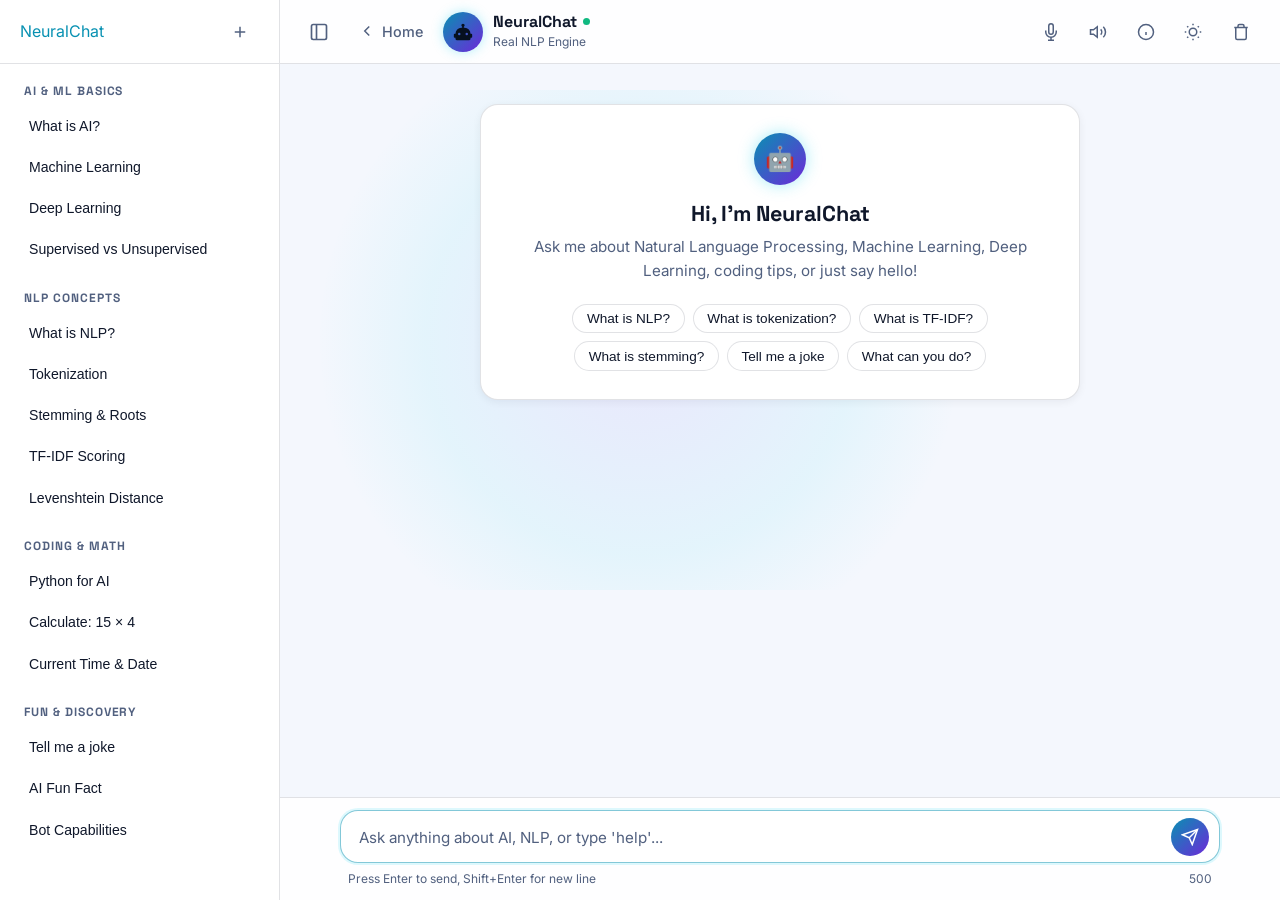
<file: chat.html>
<!DOCTYPE html>
<html lang="en" data-theme="dark">
<head>
  <meta charset="UTF-8" />
  <meta name="viewport" content="width=device-width, initial-scale=1.0, viewport-fit=cover" />
  <meta name="description" content="Chat with NeuralChat – An AI companion demonstrating NLP tokenization, stemming, TF-IDF, and fuzzy matching." />
  <meta name="theme-color" content="#070B1A" />
  <title>Chat with NeuralChat – AI Chatbot</title>

  <!-- Instant Theme Execution (Prevents Flash of Wrong Theme) -->
  <script>
    (function() {
      try {
        var params = new URLSearchParams(window.location.search);
        var urlTheme = params.get('theme');
        if (urlTheme === 'dark' || urlTheme === 'light') {
          localStorage.setItem('neuralchat_theme', urlTheme);
          document.documentElement.setAttribute('data-theme', urlTheme);
          return;
        }
        var saved = localStorage.getItem('neuralchat_theme');
        var theme = saved || (window.matchMedia('(prefers-color-scheme: dark)').matches ? 'dark' : 'light');
        document.documentElement.setAttribute('data-theme', theme);
      } catch (e) {}
    })();
  </script>

  <!-- Google Fonts -->
  <link rel="preconnect" href="https://fonts.googleapis.com" />
  <link rel="preconnect" href="https://fonts.gstatic.com" crossorigin />
  <link href="https://fonts.googleapis.com/css2?family=Inter:wght@300;400;500;600;700&family=Space+Grotesk:wght@400;500;600;700&display=swap" rel="stylesheet" />

  <!-- CSS Architecture -->
  <link rel="stylesheet" href="css/tokens.css" />
  <link rel="stylesheet" href="css/base.css" />
  <link rel="stylesheet" href="css/chat.css" />

  <!-- Chat Bootstrap Module -->
  <script type="module" src="js/chat.js"></script>
</head>
<body>
  <!-- Accessible Skip Link -->
  <a href="#chat-messages" class="skip-link">Skip to conversation</a>

  <div class="chat-app" role="application" aria-label="NeuralChat AI Interface">
    <!-- Desktop Collapsible Sidebar -->
    <aside id="chat-sidebar" class="chat-sidebar" aria-label="Suggested Topics and Navigation">
      <div class="sidebar-header">
        <a href="index.html" class="brand" aria-label="NeuralChat Home">
          <span class="brand__orb" aria-hidden="true"></span>
          <span>NeuralChat</span>
        </a>
        <button id="new-chat-btn" class="icon-btn" title="New Chat" aria-label="Start a new chat session">
          <svg width="18" height="18" viewBox="0 0 24 24" fill="none" stroke="currentColor" stroke-width="2" aria-hidden="true">
            <line x1="12" y1="5" x2="12" y2="19"></line>
            <line x1="5" y1="12" x2="19" y2="12"></line>
          </svg>
        </button>
      </div>

      <div class="sidebar-content">
        <!-- Category: AI Basics -->
        <section aria-labelledby="cat-ai">
          <h2 id="cat-ai" class="sidebar-category-title">AI & ML Basics</h2>
          <div class="topic-list">
            <button class="topic-btn" type="button" data-query="What is artificial intelligence?">What is AI?</button>
            <button class="topic-btn" type="button" data-query="What is machine learning?">Machine Learning</button>
            <button class="topic-btn" type="button" data-query="Explain deep learning">Deep Learning</button>
            <button class="topic-btn" type="button" data-query="Supervised vs unsupervised learning">Supervised vs Unsupervised</button>
          </div>
        </section>

        <!-- Category: NLP Concepts -->
        <section aria-labelledby="cat-nlp">
          <h2 id="cat-nlp" class="sidebar-category-title">NLP Concepts</h2>
          <div class="topic-list">
            <button class="topic-btn" type="button" data-query="What is natural language processing?">What is NLP?</button>
            <button class="topic-btn" type="button" data-query="What is tokenization?">Tokenization</button>
            <button class="topic-btn" type="button" data-query="What is stemming?">Stemming & Roots</button>
            <button class="topic-btn" type="button" data-query="What is TF-IDF?">TF-IDF Scoring</button>
            <button class="topic-btn" type="button" data-query="What is Levenshtein distance?">Levenshtein Distance</button>
          </div>
        </section>

        <!-- Category: Coding & Math -->
        <section aria-labelledby="cat-code">
          <h2 id="cat-code" class="sidebar-category-title">Coding & Math</h2>
          <div class="topic-list">
            <button class="topic-btn" type="button" data-query="Why is Python popular for AI?">Python for AI</button>
            <button class="topic-btn" type="button" data-query="What is 15 * 4?">Calculate: 15 × 4</button>
            <button class="topic-btn" type="button" data-query="What is the current time?">Current Time & Date</button>
          </div>
        </section>

        <!-- Category: Fun -->
        <section aria-labelledby="cat-fun">
          <h2 id="cat-fun" class="sidebar-category-title">Fun & Discovery</h2>
          <div class="topic-list">
            <button class="topic-btn" type="button" data-query="Tell me a joke">Tell me a joke</button>
            <button class="topic-btn" type="button" data-query="Tell me a fun AI fact">AI Fun Fact</button>
            <button class="topic-btn" type="button" data-query="What can you do?">Bot Capabilities</button>
          </div>
        </section>
      </div>
    </aside>

    <!-- Main Chat Workspace -->
    <main class="chat-main">
      <!-- Chat Header -->
      <header class="chat-header" role="banner">
        <div class="header-left">
          <button id="sidebar-toggle-btn" class="icon-btn sidebar-toggle-btn" aria-label="Toggle sidebar" aria-expanded="true" title="Toggle sidebar">
            <svg width="20" height="20" viewBox="0 0 24 24" fill="none" stroke="currentColor" stroke-width="2" aria-hidden="true">
              <rect x="3" y="3" width="18" height="18" rx="2" ry="2"></rect>
              <line x1="9" y1="3" x2="9" y2="21"></line>
            </svg>
          </button>

          <a href="index.html" class="back-home-link" aria-label="Back to landing page">
            <svg width="18" height="18" viewBox="0 0 24 24" fill="none" stroke="currentColor" stroke-width="2" aria-hidden="true">
              <polyline points="15 18 9 12 15 6"></polyline>
            </svg>
            <span>Home</span>
          </a>

          <!-- Animated Orb Avatar (CSS Only, pulses while thinking) -->
          <div id="header-avatar" class="header-avatar" aria-hidden="true">
            <svg width="20" height="20" viewBox="0 0 24 24" fill="currentColor">
              <path d="M12 2a2 2 0 0 1 2 2c0 .74-.4 1.39-1 1.73V7h1a7 7 0 0 1 7 7h1a1 1 0 0 1 1 1v3a1 1 0 0 1-1 1h-1v1a2 2 0 0 1-2 2H5a2 2 0 0 1-2-2v-1H2a1 1 0 0 1-1-1v-3a1 1 0 0 1 1-1h1a7 7 0 0 1 7-7h1V5.73c-.6-.34-1-.99-1-1.73a2 2 0 0 1 2-2zM7.5 13a1.5 1.5 0 1 0 0 3 1.5 1.5 0 0 0 0-3zm9 0a1.5 1.5 0 1 0 0 3 1.5 1.5 0 0 0 0-3z"/>
            </svg>
          </div>

          <div class="header-bot-info">
            <h1 class="header-bot-title">
              NeuralChat
              <span class="online-badge" title="Online"></span>
            </h1>
            <span class="header-bot-status">Real NLP Engine</span>
          </div>
        </div>

        <div class="header-right">
          <!-- Voice Input Button -->
          <button id="voice-btn" class="icon-btn" aria-label="Toggle voice input" aria-pressed="false" title="Voice Input" hidden>
            <svg width="18" height="18" viewBox="0 0 24 24" fill="none" stroke="currentColor" stroke-width="2" aria-hidden="true">
              <path d="M12 1a3 3 0 0 0-3 3v8a3 3 0 0 0 6 0V4a3 3 0 0 0-3-3z"></path>
              <path d="M19 10v2a7 7 0 0 1-14 0v-2"></path>
              <line x1="12" y1="19" x2="12" y2="23"></line>
              <line x1="8" y1="23" x2="16" y2="23"></line>
            </svg>
          </button>

          <!-- Text-to-Speech (TTS) Toggle -->
          <button id="tts-btn" class="icon-btn" aria-label="Toggle text-to-speech audio" aria-pressed="false" title="Text-to-Speech">
            <svg width="18" height="18" viewBox="0 0 24 24" fill="none" stroke="currentColor" stroke-width="2" aria-hidden="true">
              <polygon points="11 5 6 9 2 9 2 15 6 15 11 19 11 5"></polygon>
              <path d="M19.07 4.93a10 10 0 0 1 0 14.14M15.54 8.46a5 5 0 0 1 0 7.07"></path>
            </svg>
          </button>

          <!-- NLP Insights Toggle -->
          <button id="insights-btn" class="icon-btn" aria-label="Toggle NLP analysis insights" aria-pressed="false" title="NLP Insights">
            <svg width="18" height="18" viewBox="0 0 24 24" fill="none" stroke="currentColor" stroke-width="2" aria-hidden="true">
              <circle cx="12" cy="12" r="10"></circle>
              <line x1="12" y1="16" x2="12" y2="12"></line>
              <line x1="12" y1="8" x2="12.01" y2="8"></line>
            </svg>
          </button>

          <!-- Theme Toggle -->
          <button id="theme-btn" class="icon-btn" aria-label="Toggle light or dark theme" title="Toggle theme">
            <svg width="18" height="18" viewBox="0 0 24 24" fill="none" stroke="currentColor" stroke-width="2" aria-hidden="true">
              <circle cx="12" cy="12" r="5"></circle>
              <line x1="12" y1="1" x2="12" y2="3"></line>
              <line x1="12" y1="21" x2="12" y2="23"></line>
              <line x1="4.22" y1="4.22" x2="5.64" y2="5.64"></line>
              <line x1="18.36" y1="18.36" x2="19.78" y2="19.78"></line>
              <line x1="1" y1="12" x2="3" y2="12"></line>
              <line x1="21" y1="12" x2="23" y2="12"></line>
              <line x1="4.22" y1="19.78" x2="5.64" y2="18.36"></line>
              <line x1="18.36" y1="5.64" x2="19.78" y2="4.22"></line>
            </svg>
          </button>

          <!-- Clear Conversation Button -->
          <button id="clear-btn" class="icon-btn" aria-label="Clear chat history" title="Clear conversation">
            <svg width="18" height="18" viewBox="0 0 24 24" fill="none" stroke="currentColor" stroke-width="2" aria-hidden="true">
              <polyline points="3 6 5 6 21 6"></polyline>
              <path d="M19 6v14a2 2 0 0 1-2 2H7a2 2 0 0 1-2-2V6m3 0V4a2 2 0 0 1 2-2h4a2 2 0 0 1 2 2v2"></path>
            </svg>
          </button>
        </div>
      </header>

      <!-- NLP Insights Floating Panel -->
      <aside id="insights-panel" class="insights-panel is-hidden" aria-label="Live NLP Engine Insights">
        <div class="insights-title">
          <span>NLP Pipeline Inspector</span>
          <button id="insights-close-btn" class="icon-btn" style="width:24px;height:24px;" aria-label="Close insights">✕</button>
        </div>
        <div class="insight-row">
          <span class="insight-label">Matched Intent:</span>
          <span id="insight-intent" class="insight-val">—</span>
        </div>
        <div class="insight-row">
          <span class="insight-label">Confidence:</span>
          <span id="insight-confidence" class="insight-val">—</span>
        </div>
        <div class="insight-row">
          <span class="insight-label">Stemmed Tokens:</span>
          <span id="insight-tokens" class="insight-val">—</span>
        </div>
        <div class="insight-row">
          <span class="insight-label">Scoring Method:</span>
          <span id="insight-method" class="insight-val">—</span>
        </div>
      </aside>

      <!-- Messages Region (Accessible Live Region) -->
      <section id="chat-messages" class="chat-messages" aria-live="polite" aria-atomic="false" aria-label="Chat messages history">
        <!-- Rendered dynamically -->
      </section>

      <!-- Scroll to bottom button -->
      <button id="scroll-bottom-btn" class="scroll-bottom-btn" aria-label="Scroll to latest messages" title="Scroll to bottom" hidden>
        <svg width="18" height="18" viewBox="0 0 24 24" fill="none" stroke="currentColor" stroke-width="2" aria-hidden="true">
          <polyline points="6 9 12 15 18 9"></polyline>
        </svg>
      </button>

      <!-- Suggestion Chips Container -->
      <nav id="chips-container" class="chips-container" aria-label="Suggested follow-up questions"></nav>

      <!-- Sticky Input Bar -->
      <div class="chat-input-wrapper">
        <form id="chat-form" class="chat-input-container">
          <label for="chat-input" class="sr-only" style="position:absolute;width:1px;height:1px;overflow:hidden;">Type your message</label>
          <textarea
            id="chat-input"
            class="chat-input"
            rows="1"
            placeholder="Ask anything about AI, NLP, or type 'help'..."
            maxlength="500"
            aria-label="Your message"
          ></textarea>
          <button type="submit" id="send-btn" class="send-btn" aria-label="Send message" title="Send (Enter)">
            <svg width="18" height="18" viewBox="0 0 24 24" fill="none" stroke="currentColor" stroke-width="2" aria-hidden="true">
              <line x1="22" y1="2" x2="11" y2="13"></line>
              <polygon points="22 2 15 22 11 13 2 9 22 2"></polygon>
            </svg>
          </button>
        </form>
        <div class="input-footer">
          <span>Press Enter to send, Shift+Enter for new line</span>
          <span id="char-count">500</span>
        </div>
      </div>
    </main>
  </div>
</body>
</html>
</file>
<file: css/tokens.css>
/**
 * tokens.css – NeuralChat Unified Design Tokens
 * 
 * Strict Single-Source Color System:
 * - Dark theme is default in :root
 * - Light theme overrides under [data-theme="light"]
 * - All components across landing page and chat page reference these variables.
 */

:root {
  /* ── COLOR TOKENS (DARK DEFAULT) ── */
  --bg: #070B1A;
  --bg-elev: #0F1730;
  --panel: #0C1228;
  --panel-glass: rgba(12, 18, 40, 0.75);
  --border: rgba(255, 255, 255, 0.10);
  --border-focus: rgba(34, 211, 238, 0.50);
  --text: #F2F6FF;
  --text-muted: #9AA8C7;
  
  --primary: #22D3EE;
  --secondary: #8B5CF6;
  --accent: #F472B6;
  
  --user-bubble: linear-gradient(135deg, #22D3EE, #8B5CF6);
  --user-text: #06101F;
  --bot-bubble: #16213F;
  --bot-border: rgba(255, 255, 255, 0.08);

  /* Functional Status */
  --success: #10B981;
  --warning: #F59E0B;
  --danger: #EF4444;

  /* ── TYPOGRAPHY ── */
  --font-display: 'Space Grotesk', -apple-system, BlinkMacSystemFont, 'Segoe UI', Roboto, sans-serif;
  --font-body: 'Inter', -apple-system, BlinkMacSystemFont, 'Segoe UI', Roboto, sans-serif;
  --font-mono: 'JetBrains Mono', 'Fira Code', Consolas, monospace;
  --font-emoji: 'Apple Color Emoji', 'Segoe UI Emoji', 'Segoe UI Symbol', 'Noto Color Emoji';

  /* ── SHADOWS ── */
  --shadow-sm: 0 2px 8px rgba(0, 0, 0, 0.25);
  --shadow-md: 0 8px 24px rgba(0, 0, 0, 0.35);
  --shadow-lg: 0 16px 40px rgba(0, 0, 0, 0.45);
  --shadow-glow: 0 0 24px rgba(34, 211, 238, 0.25);

  /* ── RADII ── */
  --radius-xs: 4px;
  --radius-sm: 8px;
  --radius-md: 12px;
  --radius-lg: 18px;
  --radius-full: 9999px;

  /* ── TRANSITIONS ── */
  --transition-fast: 150ms cubic-bezier(0.4, 0, 0.2, 1);
  --transition-normal: 250ms cubic-bezier(0.4, 0, 0.2, 1);
  --transition-smooth: 400ms cubic-bezier(0.16, 1, 0.3, 1);

  /* ── SPACING & SIZING ── */
  --header-height: 64px;
  --max-content-width: 1200px;
  --chat-max-width: 880px;
}

/* ── LIGHT THEME OVERRIDES ── */
[data-theme="light"] {
  --bg: #F4F7FD;
  --bg-elev: #FFFFFF;
  --panel: #FFFFFF;
  --panel-glass: rgba(255, 255, 255, 0.85);
  --border: rgba(15, 23, 42, 0.12);
  --border-focus: rgba(8, 145, 178, 0.50);
  --text: #0F172A;
  --text-muted: #51607F;

  --primary: #0891B2;
  --secondary: #6D28D9;
  --accent: #DB2777;

  --user-bubble: linear-gradient(135deg, #0891B2, #6D28D9);
  --user-text: #FFFFFF;
  --bot-bubble: #E8EEFB;
  --bot-border: rgba(15, 23, 42, 0.08);

  --shadow-sm: 0 2px 8px rgba(15, 23, 42, 0.06);
  --shadow-md: 0 8px 24px rgba(15, 23, 42, 0.08);
  --shadow-lg: 0 16px 40px rgba(15, 23, 42, 0.12);
  --shadow-glow: 0 0 20px rgba(8, 145, 178, 0.18);
}
</file>
<file: css/base.css>
/**
 * base.css – Global Reset, Typography, Accessibility, & Shared Elements
 */

*, *::before, *::after {
  box-sizing: border-box;
  margin: 0;
  padding: 0;
}

html {
  font-size: 16px;
  scroll-behavior: smooth;
  -webkit-text-size-adjust: 100%;
}

body {
  background-color: var(--bg);
  color: var(--text);
  font-family: var(--font-body), var(--font-emoji);
  font-size: 1rem;
  line-height: 1.6;
  min-height: 100vh;
  transition: background-color var(--transition-normal), color var(--transition-normal);
  text-rendering: optimizeLegibility;
  -webkit-font-smoothing: antialiased;
  -moz-osx-font-smoothing: grayscale;
}

/* ── ACCESSIBILITY: SKIP LINK & FOCUS RINGS ── */
.skip-link {
  position: absolute;
  top: -100px;
  left: 1rem;
  background: var(--primary);
  color: #06101F;
  font-weight: 600;
  padding: 0.75rem 1.25rem;
  border-radius: var(--radius-sm);
  z-index: 10000;
  text-decoration: none;
  transition: top var(--transition-fast);
}

.skip-link:focus {
  top: 1rem;
  outline: 3px solid var(--text);
  outline-offset: 2px;
}

:focus-visible {
  outline: 2px solid var(--primary);
  outline-offset: 3px;
}

/* ── TYPOGRAPHY ── */
h1, h2, h3, h4, h5, h6 {
  font-family: var(--font-display), var(--font-emoji);
  font-weight: 700;
  line-height: 1.2;
  color: var(--text);
}

p {
  color: var(--text-muted);
}

a {
  color: var(--primary);
  text-decoration: none;
  transition: color var(--transition-fast);
}

a:hover {
  text-decoration: underline;
}

code, kbd, samp, pre {
  font-family: var(--font-mono);
}

/* ── SCROLLBAR ── */
::-webkit-scrollbar {
  width: 8px;
  height: 8px;
}

::-webkit-scrollbar-track {
  background: transparent;
}

::-webkit-scrollbar-thumb {
  background: var(--border);
  border-radius: var(--radius-full);
}

::-webkit-scrollbar-thumb:hover {
  background: var(--text-muted);
}

/* ── SHARED BUTTONS ── */
.btn {
  display: inline-flex;
  align-items: center;
  justify-content: center;
  gap: 0.5rem;
  padding: 0.75rem 1.5rem;
  font-family: var(--font-display);
  font-size: 0.95rem;
  font-weight: 600;
  border-radius: var(--radius-full);
  border: 1px solid transparent;
  cursor: pointer;
  text-decoration: none;
  transition: transform var(--transition-fast), box-shadow var(--transition-fast), background var(--transition-fast), border-color var(--transition-fast);
  white-space: nowrap;
  user-select: none;
}

.btn:active {
  transform: scale(0.98);
}

.btn--primary {
  background: var(--user-bubble);
  color: var(--user-text);
  box-shadow: var(--shadow-sm);
}

.btn--primary:hover {
  transform: translateY(-2px);
  box-shadow: var(--shadow-glow);
  text-decoration: none;
}

.btn--ghost {
  background: var(--panel-glass);
  backdrop-filter: blur(12px);
  -webkit-backdrop-filter: blur(12px);
  color: var(--text);
  border-color: var(--border);
}

.btn--ghost:hover {
  background: var(--bg-elev);
  border-color: var(--primary);
  color: var(--text);
  transform: translateY(-2px);
  text-decoration: none;
}

.icon-btn {
  display: inline-flex;
  align-items: center;
  justify-content: center;
  width: 38px;
  height: 38px;
  border-radius: var(--radius-sm);
  background: transparent;
  border: 1px solid transparent;
  color: var(--text-muted);
  cursor: pointer;
  transition: all var(--transition-fast);
}

.icon-btn:hover {
  background: var(--bg-elev);
  color: var(--text);
  border-color: var(--border);
}

.icon-btn[aria-pressed="true"] {
  color: var(--primary);
  background: var(--bg-elev);
  border-color: var(--border-focus);
}

/* ── PREFERS REDUCED MOTION ── */
@media (prefers-reduced-motion: reduce) {
  *, *::before, *::after {
    animation-duration: 0.01ms !important;
    animation-iteration-count: 1 !important;
    transition-duration: 0.01ms !important;
    scroll-behavior: auto !important;
  }
}
</file>
<file: css/chat.css>
/**
 * chat.css – Dedicated Chatbot Page Styles (chat.html)
 */

/* ── APP LAYOUT (100dvh) ── */
.chat-app {
  display: flex;
  height: 100vh;
  height: 100dvh;
  overflow: hidden;
  background-color: var(--bg);
  position: relative;
}

/* Subtle static radial glow background (<=12% opacity) */
.chat-app::before {
  content: '';
  position: absolute;
  top: 10%;
  left: 50%;
  transform: translateX(-50%);
  width: 700px;
  height: 500px;
  background: radial-gradient(circle, rgba(139, 92, 246, 0.10) 0%, rgba(34, 211, 238, 0.08) 50%, transparent 75%);
  pointer-events: none;
  z-index: 0;
}

/* ── SIDEBAR (DESKTOP COLLAPSIBLE) ── */
.chat-sidebar {
  width: 280px;
  background: var(--bg-elev);
  border-right: 1px solid var(--border);
  display: flex;
  flex-direction: column;
  z-index: 20;
  transition: transform var(--transition-normal), width var(--transition-normal);
  flex-shrink: 0;
}

.chat-sidebar.is-collapsed {
  transform: translateX(-100%);
  width: 0;
  overflow: hidden;
  border-right: none;
}

.sidebar-header {
  height: var(--header-height);
  padding: 0 1.25rem;
  display: flex;
  align-items: center;
  justify-content: space-between;
  border-bottom: 1px solid var(--border);
}

.sidebar-content {
  flex: 1;
  overflow-y: auto;
  padding: 1.25rem 1rem;
  display: flex;
  flex-direction: column;
  gap: 1.5rem;
}

.sidebar-category-title {
  font-family: var(--font-display);
  font-size: 0.75rem;
  font-weight: 700;
  text-transform: uppercase;
  letter-spacing: 0.08em;
  color: var(--text-muted);
  margin-bottom: 0.6rem;
  padding-left: 0.5rem;
}

.topic-list {
  display: flex;
  flex-direction: column;
  gap: 0.35rem;
}

.topic-btn {
  background: transparent;
  border: 1px solid transparent;
  color: var(--text);
  text-align: left;
  padding: 0.55rem 0.75rem;
  border-radius: var(--radius-sm);
  font-size: 0.88rem;
  cursor: pointer;
  transition: all var(--transition-fast);
  width: 100%;
}

.topic-btn:hover {
  background: var(--panel);
  border-color: var(--border);
  color: var(--primary);
}

/* ── MAIN CHAT VIEW ── */
.chat-main {
  flex: 1;
  display: flex;
  flex-direction: column;
  height: 100%;
  position: relative;
  z-index: 10;
  min-width: 0;
}

/* ── CHAT HEADER ── */
.chat-header {
  height: var(--header-height);
  background: var(--panel-glass);
  backdrop-filter: blur(16px);
  -webkit-backdrop-filter: blur(16px);
  border-bottom: 1px solid var(--border);
  display: flex;
  align-items: center;
  justify-content: space-between;
  padding: 0 1.25rem;
  z-index: 30;
  flex-shrink: 0;
}

.header-left, .header-right {
  display: flex;
  align-items: center;
  gap: 0.6rem;
}

.back-home-link {
  display: inline-flex;
  align-items: center;
  gap: 0.4rem;
  color: var(--text-muted);
  font-weight: 500;
  font-size: 0.9rem;
  padding: 0.4rem 0.65rem;
  border-radius: var(--radius-sm);
  transition: color var(--transition-fast), background var(--transition-fast);
}

.back-home-link:hover {
  color: var(--text);
  background: var(--bg-elev);
  text-decoration: none;
}

/* 48px Animated Orb Avatar (CSS Only) */
.header-avatar {
  position: relative;
  width: 40px;
  height: 40px;
  border-radius: var(--radius-full);
  background: var(--user-bubble);
  box-shadow: 0 0 12px rgba(34, 211, 238, 0.35);
  display: flex;
  align-items: center;
  justify-content: center;
  color: #06101F;
  flex-shrink: 0;
}

.header-avatar.is-thinking::after {
  content: '';
  position: absolute;
  inset: -4px;
  border-radius: var(--radius-full);
  border: 2px dashed var(--primary);
  animation: rotate-think 3s linear infinite;
}

@keyframes rotate-think {
  from { transform: rotate(0deg); }
  to { transform: rotate(360deg); }
}

.header-bot-info {
  display: flex;
  flex-direction: column;
}

.header-bot-title {
  font-family: var(--font-display);
  font-weight: 700;
  font-size: 1rem;
  color: var(--text);
  display: flex;
  align-items: center;
  gap: 0.4rem;
}

.online-badge {
  width: 7px;
  height: 7px;
  border-radius: var(--radius-full);
  background: var(--success);
  display: inline-block;
}

.header-bot-status {
  font-size: 0.75rem;
  color: var(--text-muted);
}

/* ── MESSAGES CONTAINER ── */
.chat-messages {
  flex: 1;
  overflow-y: auto;
  padding: 1.5rem 1rem 1rem;
  display: flex;
  flex-direction: column;
  gap: 1rem;
  max-width: var(--chat-max-width);
  width: 100%;
  margin: 0 auto;
  scroll-behavior: smooth;
}

/* ── WELCOME CARD (INITIAL STATE) ── */
.welcome-card {
  background: var(--panel);
  border: 1px solid var(--border);
  border-radius: var(--radius-lg);
  padding: 1.75rem;
  text-align: center;
  margin: 1rem auto 2rem;
  max-width: 600px;
  box-shadow: var(--shadow-sm);
}

.welcome-avatar {
  width: 52px;
  height: 52px;
  border-radius: var(--radius-full);
  background: var(--user-bubble);
  box-shadow: 0 0 16px rgba(34, 211, 238, 0.4);
  margin: 0 auto 1rem;
  display: flex;
  align-items: center;
  justify-content: center;
  font-size: 1.5rem;
}

.welcome-card h2 {
  font-size: 1.35rem;
  margin-bottom: 0.5rem;
}

.welcome-card p {
  font-size: 0.95rem;
  color: var(--text-muted);
  margin-bottom: 1.25rem;
}

.welcome-chips {
  display: flex;
  flex-wrap: wrap;
  justify-content: center;
  gap: 0.5rem;
}

/* ── MESSAGE BUBBLES ── */
.message {
  display: flex;
  gap: 0.75rem;
  max-width: 85%;
  animation: message-pop 200ms cubic-bezier(0.16, 1, 0.3, 1) forwards;
}

@keyframes message-pop {
  from { opacity: 0; transform: translateY(8px); }
  to { opacity: 1; transform: translateY(0); }
}

.message--bot {
  align-self: flex-start;
}

.message--user {
  align-self: flex-end;
  flex-direction: row-reverse;
}

.message__avatar {
  width: 32px;
  height: 32px;
  border-radius: var(--radius-full);
  display: flex;
  align-items: center;
  justify-content: center;
  flex-shrink: 0;
  font-size: 0.9rem;
  background: var(--bg-elev);
  border: 1px solid var(--border);
  color: var(--primary);
}

.message--user .message__avatar {
  background: var(--primary);
  color: var(--user-text);
}

.message__content {
  display: flex;
  flex-direction: column;
  min-width: 0;
}

.message__bubble {
  padding: 0.85rem 1.15rem;
  border-radius: var(--radius-lg);
  font-size: 0.95rem;
  line-height: 1.55;
  word-break: break-word;
  position: relative;
}

.message--bot .message__bubble {
  background: var(--bot-bubble);
  border: 1px solid var(--bot-border);
  color: var(--text);
  border-top-left-radius: var(--radius-xs);
}

.message--user .message__bubble {
  background: var(--user-bubble);
  color: var(--user-text);
  border-top-right-radius: var(--radius-xs);
  font-weight: 500;
}

/* ── MESSAGE RENDERING FIXES (STRICT REQUIREMENTS) ── */
.message__bubble p {
  margin: 0 0 8px;
  color: inherit;
}

.message__bubble p:last-child {
  margin: 0;
}

.message__bubble ul, .message__bubble ol {
  margin: 8px 0;
  padding-left: 20px;
}

.message__bubble li {
  margin: 4px 0;
}

.message__bubble code {
  background: rgba(0, 0, 0, 0.25);
  padding: 0.15rem 0.35rem;
  border-radius: var(--radius-xs);
  font-size: 0.88em;
}

[data-theme="light"] .message--bot .message__bubble code {
  background: rgba(0, 0, 0, 0.08);
}

.message__bubble pre {
  margin: 8px 0;
  padding: 0.75rem 1rem;
  background: var(--bg);
  border: 1px solid var(--border);
  border-radius: var(--radius-sm);
  overflow-x: auto;
  font-size: 0.85em;
}

.message__bubble pre code {
  background: transparent;
  padding: 0;
}

.message__meta {
  display: flex;
  align-items: center;
  gap: 0.5rem;
  margin-top: 0.3rem;
  font-size: 0.72rem;
  color: var(--text-muted);
}

.message--user .message__meta {
  justify-content: flex-end;
}

.copy-btn {
  background: transparent;
  border: none;
  cursor: pointer;
  color: var(--text-muted);
  padding: 2px 4px;
  border-radius: var(--radius-xs);
  transition: color var(--transition-fast);
}

.copy-btn:hover {
  color: var(--text);
}

/* Typewriter Cursor */
.typewriter-cursor {
  display: inline-block;
  width: 2px;
  height: 1.1em;
  background: var(--primary);
  margin-left: 2px;
  vertical-align: text-bottom;
  animation: blink-cursor 0.7s infinite;
}

@keyframes blink-cursor {
  0%, 100% { opacity: 1; }
  50% { opacity: 0; }
}

/* Typing Indicator (Three Dots) */
.typing-indicator {
  display: flex;
  align-items: center;
  gap: 0.75rem;
  max-width: 85%;
}

.typing-bubble {
  background: var(--bot-bubble);
  border: 1px solid var(--bot-border);
  border-radius: var(--radius-lg);
  border-top-left-radius: var(--radius-xs);
  padding: 0.85rem 1.15rem;
  display: flex;
  align-items: center;
  gap: 5px;
}

.typing-dot {
  width: 7px;
  height: 7px;
  border-radius: var(--radius-full);
  background: var(--primary);
  opacity: 0.6;
  animation: typing-bounce 1.2s infinite ease-in-out;
}

.typing-dot:nth-child(1) { animation-delay: 0s; }
.typing-dot:nth-child(2) { animation-delay: 0.2s; }
.typing-dot:nth-child(3) { animation-delay: 0.4s; }

@keyframes typing-bounce {
  0%, 80%, 100% { transform: translateY(0); opacity: 0.4; }
  40% { transform: translateY(-5px); opacity: 1; }
}

/* ── SUGGESTION CHIPS ── */
.chips-container {
  display: flex;
  flex-wrap: wrap;
  gap: 0.5rem;
  padding: 0.5rem 1rem;
  max-width: var(--chat-max-width);
  width: 100%;
  margin: 0 auto;
}

.chip {
  background: var(--bg-elev);
  border: 1px solid var(--border);
  color: var(--text);
  padding: 0.4rem 0.85rem;
  border-radius: var(--radius-full);
  font-size: 0.85rem;
  cursor: pointer;
  transition: all var(--transition-fast);
}

.chip:hover {
  border-color: var(--primary);
  color: var(--primary);
  transform: translateY(-1px);
}

/* ── NLP INSIGHTS PANEL (DRAWER / OVERLAY) ── */
.insights-panel {
  position: absolute;
  top: var(--header-height);
  right: 0;
  width: 320px;
  background: var(--panel);
  border-left: 1px solid var(--border);
  border-bottom: 1px solid var(--border);
  border-radius: 0 0 0 var(--radius-lg);
  padding: 1.25rem;
  box-shadow: var(--shadow-lg);
  z-index: 25;
  transition: transform var(--transition-normal), opacity var(--transition-normal);
}

.insights-panel.is-hidden {
  transform: translateY(-10px);
  opacity: 0;
  pointer-events: none;
  display: none;
}

.insights-title {
  font-family: var(--font-display);
  font-size: 0.9rem;
  font-weight: 700;
  color: var(--primary);
  margin-bottom: 1rem;
  display: flex;
  align-items: center;
  justify-content: space-between;
}

.insight-row {
  display: flex;
  justify-content: space-between;
  align-items: center;
  padding: 0.4rem 0;
  border-bottom: 1px solid var(--border);
  font-size: 0.85rem;
}

.insight-row:last-child {
  border-bottom: none;
}

.insight-label {
  color: var(--text-muted);
}

.insight-val {
  font-family: var(--font-mono);
  font-weight: 600;
  color: var(--text);
}

/* ── STICKY INPUT BAR ── */
.chat-input-wrapper {
  background: var(--panel-glass);
  backdrop-filter: blur(16px);
  -webkit-backdrop-filter: blur(16px);
  border-top: 1px solid var(--border);
  padding: 0.75rem 1rem calc(0.75rem + env(safe-area-inset-bottom, 0px));
  position: sticky;
  bottom: 0;
  width: 100%;
  z-index: 20;
}

.chat-input-container {
  max-width: var(--chat-max-width);
  margin: 0 auto;
  display: flex;
  align-items: flex-end;
  gap: 0.5rem;
  background: var(--bg-elev);
  border: 1px solid var(--border);
  border-radius: var(--radius-lg);
  padding: 0.4rem 0.6rem;
  transition: border-color var(--transition-fast);
}

.chat-input-container:focus-within {
  border-color: var(--border-focus);
  box-shadow: 0 0 0 2px rgba(34, 211, 238, 0.15);
}

.chat-input {
  flex: 1;
  background: transparent;
  border: none;
  color: var(--text);
  font-family: var(--font-body);
  font-size: 0.95rem;
  line-height: 1.5;
  resize: none;
  max-height: 120px;
  padding: 0.4rem 0.5rem;
  outline: none;
}

.chat-input::placeholder {
  color: var(--text-muted);
}

.send-btn {
  background: var(--user-bubble);
  color: var(--user-text);
  border: none;
  width: 38px;
  height: 38px;
  border-radius: var(--radius-full);
  display: flex;
  align-items: center;
  justify-content: center;
  cursor: pointer;
  flex-shrink: 0;
  transition: transform var(--transition-fast), box-shadow var(--transition-fast);
}

.send-btn:hover:not(:disabled) {
  transform: scale(1.05);
  box-shadow: var(--shadow-glow);
}

.send-btn:disabled {
  opacity: 0.4;
  cursor: not-allowed;
}

.input-footer {
  max-width: var(--chat-max-width);
  margin: 0.35rem auto 0;
  display: flex;
  justify-content: space-between;
  align-items: center;
  font-size: 0.75rem;
  color: var(--text-muted);
  padding: 0 0.5rem;
}

/* Scroll To Latest Button */
.scroll-bottom-btn {
  position: absolute;
  bottom: 80px;
  right: 2rem;
  background: var(--panel);
  border: 1px solid var(--border);
  color: var(--text);
  width: 38px;
  height: 38px;
  border-radius: var(--radius-full);
  display: flex;
  align-items: center;
  justify-content: center;
  cursor: pointer;
  box-shadow: var(--shadow-md);
  z-index: 15;
  transition: opacity var(--transition-fast), transform var(--transition-fast);
}

.scroll-bottom-btn[hidden] {
  opacity: 0;
  pointer-events: none;
  transform: translateY(10px);
}

/* ── RESPONSIVE: MOBILE (390x844 & below) ── */
@media (max-width: 768px) {
  .chat-sidebar {
    display: none; /* Hidden on mobile */
  }

  .sidebar-toggle-btn {
    display: none;
  }

  .chat-messages {
    padding: 1rem 0.75rem;
  }

  .message {
    max-width: 92%;
  }

  .insights-panel {
    width: 100%;
    border-radius: 0;
  }
}
</file>
